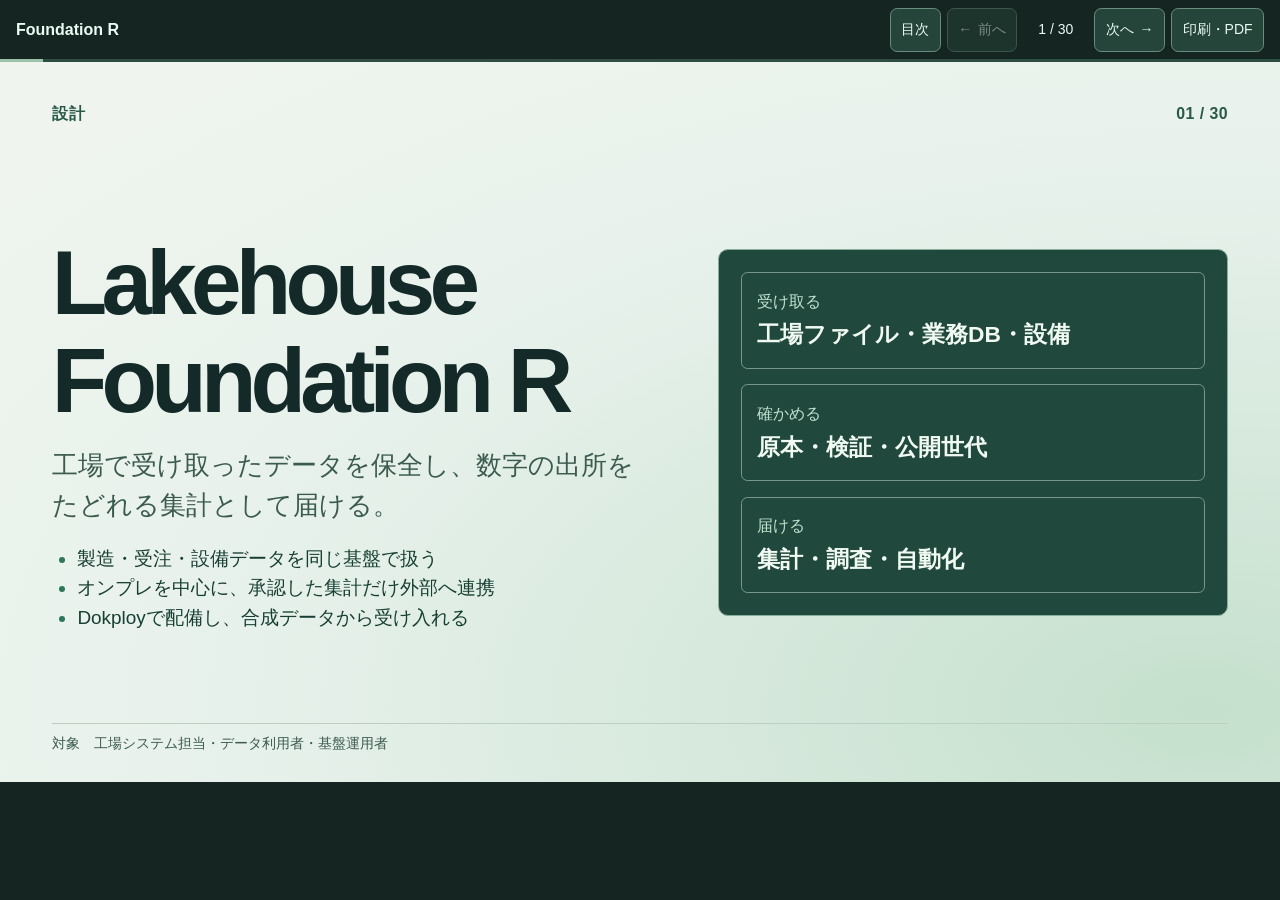
<file: docs/presentation/index.html>
<!doctype html>
<html lang="ja">
<head>
  <meta charset="utf-8">
  <meta name="viewport" content="width=device-width, initial-scale=1">
  <meta name="description" content="工場データの受入、保存、集計、閲覧、監視を導入するための30枚の説明資料。">
  <title>Lakehouse Foundation R｜導入と運用</title>
  <link rel="stylesheet" href="slides.css">
  <script src="slides.js" defer></script>
</head>
<body>
  <nav class="controls" aria-label="スライド操作" hidden>
    <a class="deck-name" href="#foundation-r">Foundation R</a>
    <div class="paging">
      <button id="outline-toggle" type="button" aria-haspopup="dialog">目次</button>
      <button id="previous" type="button" aria-label="前のスライド"><span aria-hidden="true">←</span><span>前へ</span></button>
      <span id="position" class="position" aria-hidden="true"></span>
      <button id="next" type="button" aria-label="次のスライド"><span>次へ</span><span aria-hidden="true">→</span></button>
      <button id="print" type="button">印刷・PDF</button>
    </div>
    <progress id="progress" aria-label="スライドの進み具合" max="30" value="1"></progress>
    <span id="announcer" class="sr-only" role="status"></span>
  </nav>

  <dialog id="outline" aria-labelledby="outline-title">
    <div class="outline-heading">
      <div>
        <h2 id="outline-title">目次</h2>
        <p>左右キーで移動。Home・Endで最初と最後へ。</p>
      </div>
      <form method="dialog"><button type="submit">閉じる</button></form>
    </div>
    <nav id="outline-links" aria-label="スライド一覧"></nav>
  </dialog>

  <!-- 確認や印刷はJavaScriptが使えない環境でも行えるよう、全スライドをHTMLに置く。 -->
  <main id="deck" aria-label="Lakehouse Foundation R 導入と運用">
    <section id="foundation-r" class="slide cover" aria-labelledby="title-foundation-r" data-chapter="設計">
      <header class="slide-header"><span>設計</span><span class="folio">01 / 30</span></header>
      <div class="slide-body cover-grid">
        <div>
          <h1 id="title-foundation-r">Lakehouse<br>Foundation R</h1>
          <p class="lead">工場で受け取ったデータを保全し、数字の出所をたどれる集計として届ける。</p>
          <ul class="cover-topics">
            <li>製造・受注・設備データを同じ基盤で扱う</li>
            <li>オンプレを中心に、承認した集計だけ外部へ連携</li>
            <li>Dokployで配備し、合成データから受け入れる</li>
          </ul>
        </div>
        <div class="cover-map" aria-label="取り込み、保全と変換、利用">
          <div><span>受け取る</span><strong>工場ファイル・業務DB・設備</strong></div>
          <div><span>確かめる</span><strong>原本・検証・公開世代</strong></div>
          <div><span>届ける</span><strong>集計・調査・自動化</strong></div>
        </div>
      </div>
      <footer class="slide-foot"><span>対象　工場システム担当・データ利用者・基盤運用者</span></footer>
    </section>

    <section id="responsibilities" class="slide" aria-labelledby="title-responsibilities" data-chapter="設計">
      <header class="slide-header"><span>設計</span><span class="folio">02 / 30</span></header>
      <h2 id="title-responsibilities">工場・業務・運用の責務を分ける</h2>
      <p class="lead">誰が値を決め、誰が運び、誰が公開を保証するかを先に決める。</p>
      <div class="slide-body cards three">
        <article><h3>工場システム担当</h3><p>元システムから安全に取り出し、列定義や完了印を付けて渡す。PLCや基幹DBとの接続権限は入力側で管理する。</p></article>
        <article><h3>業務担当</h3><p>工場日次、受注、設備品質などの定義を決める。欠測や遅延、取消の意味も業務ごとの契約に残す。</p></article>
        <article><h3>基盤運用者</h3><p>原本、検証結果、公開世代を保全する。失敗箇所を絞り、同じ入力を安全に再実行できる状態にする。</p></article>
      </div>
      <div class="note">DDDの業務境界を契約で表し、UNIXの考え方に沿って受入・検証・変換・公開を小さな処理に分ける。</div>
      <footer class="slide-foot"><a href="https://github.com/hiromura16/lakehouse-foundation-R/blob/main/docs/native/DESIGN.md">設計思想と適用範囲</a></footer>
    </section>

    <section id="architecture" class="slide" aria-labelledby="title-architecture" data-chapter="設計">
      <header class="slide-header"><span>設計</span><span class="folio">03 / 30</span></header>
      <h2 id="title-architecture">オンプレを中心に役割を接続する</h2>
      <p class="lead">保存・カタログ・計算・利用を別々に変更できる構成。</p>
      <div class="slide-body figure-layout wide-figure">
        <figure>
          <a href="../native/images/foundation-r-structure.png"><img src="../native/images/foundation-r-structure.png" width="2400" height="1350" alt="工場の入力、内製レイクハウス、運用と調査、外部連携を領域別に示す全体構造図"></a>
          <figcaption>PowerPoint収録の全体構造図。画像を開くと2400×1350で確認できます。</figcaption>
        </figure>
        <dl class="definition-list">
          <div><dt>入力</dt><dd>ファイル、SQLバッチ、任意の外部Kafka CDC</dd></div>
          <div><dt>計算と保存</dt><dd>DuckDBのSQL、PyIceberg、Lakekeeper、SeaweedFS</dd></div>
          <div><dt>利用</dt><dd>Gold読取、業務GUI、定型処理、承認済み外部連携</dd></div>
          <div><dt>監視</dt><dd>計測と表示を分け、書込系ネットワークを隔離</dd></div>
        </dl>
      </div>
      <footer class="slide-foot"><a href="https://github.com/hiromura16/lakehouse-foundation-R/blob/main/docs/native/ARCHITECTURE.md">アーキテクチャと構成要素</a></footer>
    </section>

    <section id="data-layers" class="slide" aria-labelledby="title-data-layers" data-chapter="設計">
      <header class="slide-header"><span>設計</span><span class="folio">04 / 30</span></header>
      <h2 id="title-data-layers">原本から公開集計までを追跡する</h2>
      <p class="lead">Medallionの各層で、保存した事実と業務上の判断を記録する。</p>
      <div class="slide-body">
        <ol class="flow">
          <li><h3>Raw</h3><p>ハッシュを照合し、元ファイルを保全。</p><small>再取込と監査の根拠</small></li>
          <li><h3>Bronze</h3><p>配送や入力台帳に紐づけ、読める形に揃える。</p><small>由来と処理の記録</small></li>
          <li><h3>Silver</h3><p>型、業務キー、重複、最新版を検査。</p><small>再利用できる業務表</small></li>
          <li><h3>Gold</h3><p>目的別の集計を作り、表の版を公開台帳へ。</p><small>利用者へ渡す結果</small></li>
        </ol>
        <div class="note">受入拒否は原本と理由、業務上の異常行はQuarantineに記録。変換が止まった場合も直前の公開世代を参照できる。</div>
      </div>
      <footer class="slide-foot"><a href="https://github.com/hiromura16/lakehouse-foundation-R/blob/main/docs/native/ARCHITECTURE.md">データレイヤーと公開境界</a></footer>
    </section>

    <section id="data-contracts" class="slide" aria-labelledby="title-data-contracts" data-chapter="設計">
      <header class="slide-header"><span>設計</span><span class="folio">05 / 30</span></header>
      <h2 id="title-data-contracts">業務の粒度を揃えてから結合する</h2>
      <p class="lead">列名のほか、キー・時刻・品質・重複・不成立時の扱いをデータ契約にする。</p>
      <div class="slide-body">
        <table class="data-table">
          <thead><tr><th scope="col">製品</th><th scope="col">集計の単位</th><th scope="col">実装する判断</th></tr></thead>
          <tbody>
            <tr><th scope="row">日次生産</th><td>工場 × 生産日</td><td>計画、実績、停止を同じ粒度にして結合し、数量の二重計上を防ぐ。</td></tr>
            <tr><th scope="row">受注と出荷</th><td>受注キー</td><td>分割出荷をまとめ、部分出荷、未出荷、約束日後の出荷を判定する。</td></tr>
            <tr><th scope="row">設備</th><td>設備 × 測定項目 × 1分</td><td>UTCに揃え、平均はGOODのみ。最新の測定点には品質も表示する。</td></tr>
          </tbody>
        </table>
        <div class="note">件数0は確認済みの結果。欠測や未公開は、それぞれ観測と公開の状態で表す。</div>
      </div>
      <footer class="slide-foot"><a href="https://github.com/hiromura16/lakehouse-foundation-R/blob/main/docs/native/API.md">データ製品と参照API</a></footer>
    </section>

    <section id="intake" class="slide" aria-labelledby="title-intake" data-chapter="データと調査">
      <header class="slide-header"><span>データと調査</span><span class="folio">06 / 30</span></header>
      <h2 id="title-intake">データ源に合う受け渡しを選ぶ</h2>
      <p class="lead">出せる形式から始め、変換を増やす前に原本と受領結果を残す。</p>
      <div class="slide-body cards two">
        <article><h3>工場ファイル・検査画像</h3><p>既存CSVやJSONLを完了印と受け取る。検査画像はハッシュと由来を保全し、画像解析は別工程で行う。</p></article>
        <article><h3>SQL Server・PostgreSQL</h3><p>読取専用の抽出で業務表を同じ時点に揃える。基盤との間をファイルや固定SQLバッチにすると再現しやすい。</p></article>
        <article><h3>自社システム・手元のツール</h3><p>配送ID、スキーマ、文字コード、完了印を決めて連携。差分の訂正理由を送り元の契約に明記する。</p></article>
        <article><h3>外部Kafka互換CDC</h3><p>上流のDebezium形式から変更と削除を受信。offsetと原本を照合し、再起動後も続きから処理する。</p></article>
      </div>
      <footer class="slide-foot"><a href="https://github.com/hiromura16/lakehouse-foundation-R/blob/main/docs/native/SOURCES.md">取込方法の選択と手順</a></footer>
    </section>

    <section id="telemetry" class="slide" aria-labelledby="title-telemetry" data-chapter="データと調査">
      <header class="slide-header"><span>データと調査</span><span class="folio">07 / 30</span></header>
      <h2 id="title-telemetry">設備の測定点と業務集計を使い分ける</h2>
      <p class="lead">時刻・品質・設備IDの契約を揃え、調査の時間幅に合わせて保存先を選ぶ。</p>
      <div class="slide-body">
        <ol class="flow three-flow">
          <li><h3>設備とゲートウェイ</h3><p>Modbus TCPやOPC UAからの読取を確認。MQTTはMosquitto、Telegraf、Kafka互換のNisshi、Vectorの経路を隔離試験で検証。</p></li>
          <li><h3>InfluxDB 3 Core</h3><p>測定点を時刻とタグで検索する追加ストア。ExplorerでSQLとチャートを試せる。</p></li>
          <li><h3>Icebergの設備製品</h3><p>検証した入力から1分集計と品質を公開。業務側のデータと同じ公開世代で参照する。</p></li>
        </ol>
        <div class="note">合成例ではGOODの測定点を平均に使い、最新点がBADなら値と判定をそのまま調査に残す。</div>
      </div>
      <footer class="slide-foot"><a href="https://github.com/hiromura16/lakehouse-foundation-R/blob/main/docs/native/TELEMETRY.md">設備テレメトリの試験</a></footer>
    </section>

    <section id="iceberg" class="slide" aria-labelledby="title-iceberg" data-chapter="データと調査">
      <header class="slide-header"><span>データと調査</span><span class="folio">08 / 30</span></header>
      <h2 id="title-iceberg">Icebergで公開時点の表を指定する</h2>
      <p class="lead">ファイルと表の版、業務製品の公開世代を結び付ける。</p>
      <div class="slide-body figure-layout">
        <dl class="definition-list">
          <div><dt>SeaweedFS</dt><dd>S3互換の保存先。原本やIcebergのデータ・メタデータを保管する。</dd></div>
          <div><dt>IcebergとPyIceberg</dt><dd>表のスナップショット、マニフェスト、データファイルの関係を管理する。</dd></div>
          <div><dt>LakekeeperとPostgreSQL</dt><dd>Rust製RESTカタログと永続状態。計算とは別に表を見つける。</dd></div>
          <div><dt>Foundation Rの公開台帳</dt><dd>業務製品の表ごとの版を束ねる。利用者は公開世代IDを指定して照合する。</dd></div>
        </dl>
        <figure>
          <a href="../native/images/iceberg-metadata.png"><img src="../native/images/iceberg-metadata.png" width="1248" height="1290" alt="Apache Iceberg公式図。カタログから表メタデータ、スナップショット、マニフェスト、データファイルへ参照が連なる"></a>
          <figcaption>© The Apache Software Foundation · <a href="../native/images/iceberg-LICENSE.txt">Apache License 2.0</a> · <a href="../native/images/iceberg-NOTICE.txt">NOTICE</a></figcaption>
        </figure>
      </div>
      <footer class="slide-foot"><a href="https://iceberg.apache.org/spec/#overview">Apache Iceberg仕様と図版の出典</a></footer>
    </section>

    <section id="data-browser" class="slide" aria-labelledby="title-data-browser" data-chapter="データと調査">
      <header class="slide-header"><span>データと調査</span><span class="folio">09 / 30</span></header>
      <h2 id="title-data-browser">業務画面から数字の出所を調べる</h2>
      <p class="lead">日次生産・出荷・設備から調べたい製品を選び、数値と公開時点を突き合わせる。</p>
      <div class="slide-body figure-layout">
        <ol class="steps">
          <li><h3>製品を選ぶ</h3><p>遅延出荷、工場の停止、設備の品質など、調査したい問いを決める。</p></li>
          <li><h3>対象を絞る</h3><p>集計の粒度、表示行、総件数を確認する。絞り込み結果と全件を把握する。</p></li>
          <li><h3>同じ公開時点で比較する</h3><p>公開世代と表の版を記録。追加例ではmarimoで分析を再現し、Rillで工場・期間別のKPIを探索できる。</p></li>
        </ol>
        <figure>
          <a href="../native/images/data-browser-demo.png"><img src="../native/images/data-browser-demo.png" width="1440" height="1370" alt="合成データの閲覧画面。業務製品を選ぶタブ、集計値、公開世代と結果表を表示"></a>
          <figcaption>Streamlit閲覧画面。合成工場データ。</figcaption>
        </figure>
      </div>
      <footer class="slide-foot"><a href="https://github.com/hiromura16/lakehouse-foundation-R/blob/main/docs/native/GUI.md">業務閲覧と参照権限</a></footer>
    </section>

    <section id="monitoring" class="slide" aria-labelledby="title-monitoring" data-chapter="データと調査">
      <header class="slide-header"><span>データと調査</span><span class="folio">10 / 30</span></header>
      <h2 id="title-monitoring">状態・履歴・処理遅延を調べる</h2>
      <p class="lead">接続先の応答と、公開ジョブの成否や経過時間を分けて見る。</p>
      <div class="slide-body figure-layout wide-figure">
        <figure>
          <a href="../native/images/runtime-demo.png"><img src="../native/images/runtime-demo.png" width="1600" height="1460" alt="合成環境のGrafana。サービスの応答状態、履歴、ジョブの成否と経過時間を表示"></a>
          <figcaption>Grafanaの設定ファイルから再現できる合成環境。</figcaption>
        </figure>
        <dl class="definition-list">
          <div><dt>Blackbox Exporter</dt><dd>HTTPまたはTCPの疎通を測る。</dd></div>
          <div><dt>Prometheus</dt><dd>疎通、ジョブ指標、ルールを収集する。</dd></div>
          <div><dt>Grafana</dt><dd>標準9、GUI付き11、運用ツール付き14、両方付き16の監視対象を表示。</dd></div>
          <div><dt>設定変更</dt><dd>対象YAMLとパネルJSONをGitで編集し、対象イメージを再ビルド。</dd></div>
        </dl>
      </div>
      <footer class="slide-foot"><a href="https://github.com/hiromura16/lakehouse-foundation-R/blob/main/docs/native/MONITORING.md">監視の設定ファイル</a></footer>
    </section>

    <section id="operations-tools" class="slide" aria-labelledby="title-operations-tools" data-chapter="連携と配備">
      <header class="slide-header"><span>連携と配備</span><span class="folio">11 / 30</span></header>
      <h2 id="title-operations-tools">調査と自動化の入口を揃える</h2>
      <p class="lead">運用ポータルで応答を確認し、作業に合うツールへ移動する。</p>
      <div class="slide-body figure-layout">
        <dl class="definition-list">
          <div><dt>n8n</dt><dd>定型通知やAPI連携。まず同梱の読取ヘルス確認を手動で試す。</dd></div>
          <div><dt>OpenObserve</dt><dd>Rust製の調査基盤。転送した状態指標をPromQLで探し、グラフも設定できる。</dd></div>
          <div><dt>InfluxDB 3・Explorer</dt><dd>測定点を時間で絞り、SQLとチャートで原因を探る。</dd></div>
          <div><dt>通信の分離</dt><dd>n8nからは固定の読取ゲートへ。S3、カタログDB、Blackboxへ直接接続させない。</dd></div>
        </dl>
        <figure>
          <a href="../native/images/operations-portal.png"><img src="../native/images/operations-portal.png" width="1320" height="1031" alt="合成環境の運用ポータル。監視、調査、自動化、時系列検索への入口を表示"></a>
          <figcaption>合成環境の運用ポータル。</figcaption>
        </figure>
      </div>
      <footer class="slide-foot"><a href="https://github.com/hiromura16/lakehouse-foundation-R/blob/main/docs/native/TOOLS.md">運用ツールの導入と設定</a></footer>
    </section>

    <section id="ai-access" class="slide" aria-labelledby="title-ai-access" data-chapter="連携と配備">
      <header class="slide-header"><span>連携と配備</span><span class="folio">12 / 30</span></header>
      <h2 id="title-ai-access">AIの回答に表の版を添える</h2>
      <p class="lead">LLMへの質問を、対象製品と公開時点が明確な読取操作に分ける。</p>
      <div class="slide-body">
        <ol class="flow three-flow">
          <li><h3>問いを絞る</h3><p>「合成工場の日次生産の実績を比較」といった目的を選ぶ。</p></li>
          <li><h3>固定の読取を実行</h3><p>LangChainのツール、ローカルstdio MCP、またはOpenAPIの定義を利用。データセットと行数を制限する。</p></li>
          <li><h3>回答を再現できる形に</h3><p>表名、表の版、公開世代を答えに添える。続けて読む表も同じ世代を指定する。</p></li>
        </ol>
        <div class="note">自由SQLや書込トークンは読取ツールに渡さない。モデル、トレーシング、外部送信は利用する環境で明示的に設定する。</div>
      </div>
      <footer class="slide-foot"><a href="https://github.com/hiromura16/lakehouse-foundation-R/blob/main/docs/native/API.md">OpenAPI、LangChain、ローカルMCP</a></footer>
    </section>

    <section id="dokploy" class="slide" aria-labelledby="title-dokploy" data-chapter="連携と配備">
      <header class="slide-header"><span>連携と配備</span><span class="folio">13 / 30</span></header>
      <h2 id="title-dokploy">Dokployから標準構成を配備する</h2>
      <p class="lead">会社VMで通信とファイルの配置を確認し、DokployがComposeを取得して起動する。</p>
      <div class="slide-body">
        <ol class="flow four-flow">
          <li><h3>VMを準備</h3><p>Git HTTPSとCAを確認。一般ユーザーでlandingと非公開設定を生成する。</p></li>
          <li><h3>Composeを登録</h3><p>DokployでGitを指定し、環境とビルド用の非公開ファイルを設定。</p></li>
          <li><h3>Deployを実行</h3><p>コンテナとログを確認。常駐9サービス、DB移行は終了0。</p></li>
          <li><h3>合成データで受入</h3><p>原本、受入状態、公開世代、Goldの行数を照合。同じ入力で再実行する。</p></li>
        </ol>
        <div class="note">GUI・運用ツールは標準が通ってから同じプロジェクトに追加。Dockerのサブネット容量と認証付きの画面導線を確認する。</div>
      </div>
      <footer class="slide-foot"><a href="https://github.com/hiromura16/lakehouse-foundation-R/blob/main/docs/native/START.md">Dokployの初回導入</a><a href="https://docs.dokploy.com/docs/core/docker-compose">DokployのCompose仕様</a></footer>
    </section>

    <section id="proxy" class="slide" aria-labelledby="title-proxy" data-chapter="連携と配備">
      <header class="slide-header"><span>連携と配備</span><span class="folio">14 / 30</span></header>
      <h2 id="title-proxy">プロキシの障害を4つの経路に分ける</h2>
      <p class="lead">Gitが取得できても、イメージやPythonパッケージの取得に別設定が必要になる。</p>
      <div class="slide-body">
        <table class="data-table">
          <thead><tr><th scope="col">経路</th><th scope="col">まず確認すること</th><th scope="col">確認結果</th></tr></thead>
          <tbody>
            <tr><th scope="row">作業端末・Git</th><td>会社プロキシ、OSの信頼CA</td><td><code>git ls-remote</code> が公開mainの参照を返す。</td></tr>
            <tr><th scope="row">Docker daemon</th><td>レジストリ許可リスト、daemonのCA</td><td>固定ダイジェストのベースを取得できる。</td></tr>
            <tr><th scope="row">BuildKit</th><td>ビルド用CA、パッケージ索引、必要な認証</td><td>BuildKit secretで限定的に渡し、lockのハッシュを照合する。</td></tr>
            <tr><th scope="row">実行コンテナ</th><td>外向きHTTP、内部DNS、<code>NO_PROXY</code></td><td>内部サービスと必要な外部宛先の応答を別々に確認。</td></tr>
          </tbody>
        </table>
        <div class="note">CAを更新する場合は設定とハッシュを揃えて再ビルド。認証情報は非公開ファイルに置き、画面やログへ出さない。</div>
      </div>
      <footer class="slide-foot"><a href="https://github.com/hiromura16/lakehouse-foundation-R/blob/main/docs/native/COMPANY.md">企業プロキシ、CA、Dockerミラー</a></footer>
    </section>

    <section id="cloudflare" class="slide" aria-labelledby="title-cloudflare" data-chapter="連携と配備">
      <header class="slide-header"><span>連携と配備</span><span class="folio">15 / 30</span></header>
      <h2 id="title-cloudflare">承認済みの集計だけを外部へ届ける</h2>
      <p class="lead">Cloudflareは任意の出口。取込、処理、Iceberg公開は工場側で完結する。</p>
      <div class="slide-body">
        <div class="network-diagram" aria-label="外部読取とオンプレ処理の接続">
          <section><h3>オンプレのデータ基盤</h3><p>取込 → SQL → 公開世代</p><small>S3・カタログDB・Writerは内部に保持</small></section>
          <section><h3>公開ゲート</h3><p>Reader → 承認済みの表・世代・列</p><small>行数上限とCloudflare Accessの署名を確認</small></section>
          <section><h3>Cloudflare</h3><p>Tunnel＋Access → 外部の認証済み利用者</p><small>R2への承認済み成果物保全は別手順</small></section>
        </div>
        <div class="note">トンネルが停止してもオンプレの取込と集計を継続。復旧後に承認した世代と列を照合する。</div>
      </div>
      <footer class="slide-foot"><a href="https://github.com/hiromura16/lakehouse-foundation-R/blob/main/docs/native/CLOUDFLARE.md">Access、Tunnel、R2の境界</a></footer>
    </section>

    <section id="compute" class="slide" aria-labelledby="title-compute" data-chapter="評価と運用">
      <header class="slide-header"><span>評価と運用</span><span class="folio">16 / 30</span></header>
      <h2 id="title-compute">Sparkが担う処理を用途別に選ぶ</h2>
      <p class="lead">標準の業務SQLは単一VMで実行。実行量や互換性が必要になったら同じデータで評価する。</p>
      <div class="slide-body cards two">
        <article><h3>DuckDB ＋ PyIceberg</h3><p>採用。DuckDBは組込みの列指向SQL実行エンジン。PyIcebergが外部の表と版を管理し、別のSQLサーバーを増やさず始められる。</p></article>
        <article><h3>DataFusion</h3><p>評価。RustとArrowのSQLエンジン。同じParquet、SQL、結果のハッシュでDuckDBと比較する。運用の採否はデータ量と事業の制約で決める。</p></article>
        <article><h3>SailとBallista</h3><p>別評価。SailはSpark Connectクライアントから、Ballistaは分散タスクの登録と実行を隔離環境で確認。</p></article>
        <article><h3>Spark ＋ Comet</h3><p>既存Sparkの高速化を測る評価構成。CometはSparkの実行環境を前提とし、標準のJVMなし構成から分けて扱う。</p></article>
      </div>
      <footer class="slide-foot"><a href="https://github.com/hiromura16/lakehouse-foundation-R/blob/main/docs/native/EVALUATION.md">同じ入力を使った計算・分散実行の評価</a><a href="https://duckdb.org/why_duckdb">DuckDBの設計</a></footer>
    </section>

    <section id="alternatives" class="slide" aria-labelledby="title-alternatives" data-chapter="評価と運用">
      <header class="slide-header"><span>評価と運用</span><span class="folio">17 / 30</span></header>
      <h2 id="title-alternatives">置き換え候補は役割ごとに検証する</h2>
      <p class="lead">実データを導入する前に、Rust製の候補も互換性と復元を確認する。</p>
      <div class="slide-body">
        <table class="data-table">
          <thead><tr><th scope="col">役割</th><th scope="col">導入・追加構成</th><th scope="col">隔離評価で確認した候補</th></tr></thead>
          <tbody>
            <tr><th scope="row">S3互換保存</th><td>SeaweedFS</td><td>RustFS。認証、条件付き書込、公開後の再起動と照合。</td></tr>
            <tr><th scope="row">変更イベント</th><td>外部Kafka互換CDC</td><td>RisingWave。Debezium形式の訂正と削除から現在値を構成。</td></tr>
            <tr><th scope="row">時系列検索</th><td>InfluxDB 3 CoreとExplorer</td><td>GreptimeDB。合成3測定点へのSQLと最新値を照合。</td></tr>
            <tr><th scope="row">運用メトリクス閲覧</th><td>Grafana</td><td>追加のOpenObserveでPromQL検索とダッシュボードを確認。</td></tr>
          </tbody>
        </table>
        <div class="note">検証では対象、固定版、成功条件、未確認範囲を記録し、既存構成の切替は導入先の復旧試験を含めて判断する。</div>
      </div>
      <footer class="slide-foot"><a href="https://github.com/hiromura16/lakehouse-foundation-R/blob/main/docs/native/EVALUATION.md">評価構成と再現手順</a></footer>
    </section>

    <section id="acceptance" class="slide" aria-labelledby="title-acceptance" data-chapter="評価と運用">
      <header class="slide-header"><span>評価と運用</span><span class="folio">18 / 30</span></header>
      <h2 id="title-acceptance">合成データの期待値と受入結果を照合する</h2>
      <p class="lead">入力、処理、公開結果、再実行を同じ記録に残す。</p>
      <div class="slide-body">
        <div class="metrics">
          <div><strong>6<span>ファイル</span></strong><p>合成の業務入力を初回受入</p></div>
          <div><strong>14<span>文</span></strong><p>業務SQLを実行</p></div>
          <div><strong>14<span>行</span></strong><p>日次生産のGoldへ公開</p></div>
        </div>
        <div class="cards two evidence-cards">
          <article><h3>同じ入力を再実行</h3><p>新規0で公開世代は変わらない。11項目の業務検証では、重複抑止や遅延到着の帰属も照合する。</p></article>
          <article><h3>失敗と復旧を確認</h3><p>型不正、入出力の隔離、CDC再起動、RawとGoldの復元を別の受入として記録する。</p></article>
        </div>
      </div>
      <footer class="slide-foot"><a href="https://github.com/hiromura16/lakehouse-foundation-R/blob/main/docs/native/ACCEPTANCE.md">試験データ・成功条件・記録項目</a></footer>
    </section>

    <section id="first-day" class="slide" aria-labelledby="title-first-day" data-chapter="評価と運用">
      <header class="slide-header"><span>評価と運用</span><span class="folio">19 / 30</span></header>
      <h2 id="title-first-day">初日の合格条件と復旧点を決める</h2>
      <p class="lead">会社VMでは実際のプロキシ、接続元、保存先で順に受け入れる。</p>
      <div class="slide-body cards three">
        <article><h3>開始前</h3><p>Gitとビルドの到達性、VM容量、秘密の保管先、バックアップ先と担当を決める。</p></article>
        <article><h3>起動と取込</h3><p>Dokployから配備。合成入力の原本、ジョブ結果、公開世代、集計の行数を残す。認証と監視も確認する。</p></article>
        <article><h3>復旧確認</h3><p>処理を止め、カタログDBとS3を同じ時点で保全。隔離環境で世代、行数、原本ハッシュを照合してから実データへ。</p></article>
      </div>
      <div class="note">処理に失敗したら公開を急がず、前回の成功世代と障害範囲を確認する。復旧後に原因・再実行の結果を記録する。</div>
      <footer class="slide-foot"><a href="https://github.com/hiromura16/lakehouse-foundation-R/blob/main/docs/native/OPERATIONS.md">運用、バックアップ、復旧</a><a href="https://github.com/hiromura16/lakehouse-foundation-R/blob/main/docs/native/ACCEPTANCE.md">初回の受入順</a></footer>
    </section>

    <section id="component-guide" class="slide" aria-labelledby="title-component-guide" data-chapter="評価と運用">
      <header class="slide-header"><span>評価と運用</span><span class="folio">20 / 30</span></header>
      <h2 id="title-component-guide">構成要素と資料を作業から探す</h2>
      <p class="lead">変更する場所を絞り、必要になった構成から手を付ける。</p>
      <div class="slide-body">
        <table class="data-table component-table">
          <thead><tr><th scope="col">作業</th><th scope="col">主なコンポーネント</th><th scope="col">参照先</th></tr></thead>
          <tbody>
            <tr><th scope="row">配備と通信</th><td>Dokploy、Docker Compose、BuildKit、Cloudflare Tunnel・Access</td><td><a href="#dokploy">配備</a> · <a href="#proxy">企業プロキシ</a></td></tr>
            <tr><th scope="row">原本保全と変換</th><td>Python / SQL、DuckDB、SeaweedFS、PyIceberg、Lakekeeper、PostgreSQL</td><td><a href="#data-layers">原本と集計</a> · <a href="#iceberg">公開世代</a></td></tr>
            <tr><th scope="row">業務閲覧とAI</th><td>Gold読取API、Streamlit、LangChain Core、MCP</td><td><a href="#data-browser">業務画面</a> · <a href="#ai-access">AIと読取</a></td></tr>
            <tr><th scope="row">運用・調査と自動化</th><td>Blackbox、Prometheus、Grafana、OpenObserve、n8n、InfluxDB 3、Explorer</td><td><a href="#monitoring">監視</a> · <a href="#operations-tools">運用ツール</a></td></tr>
            <tr><th scope="row">比較と拡張</th><td>DataFusion、RustFS、RisingWave、GreptimeDB、Sail、Ballista、Comet</td><td><a href="#compute">計算</a> · <a href="#alternatives">選択肢</a></td></tr>
          </tbody>
        </table>
      </div>
      <footer class="slide-foot"><a href="#vm-preflight">技術付録へ</a><a href="https://github.com/hiromura16/lakehouse-foundation-R/blob/main/docs/native/PRESENTATION.md">PowerPoint・PDF・構成図</a><a href="https://github.com/hiromura16/lakehouse-foundation-R/blob/main/docs/DOCUMENTATION-MANIFEST.md">担当ごとの資料一覧</a></footer>
    </section>

    <section id="vm-preflight" class="slide" aria-labelledby="title-vm-preflight" data-chapter="技術付録">
      <header class="slide-header"><span>技術付録</span><span class="folio">21 / 30</span></header>
      <h2 id="title-vm-preflight">会社VMでDeploy前に容量と経路を確認する</h2>
      <p class="lead">Dokployと同じ設定で診断する。必要なDockerブリッジの数は構成によって変わる。</p>
      <div class="slide-body">
        <div class="metrics" aria-label="プロジェクトごとに必要なIPv4ブリッジ">
          <div><strong>6<span>本</span></strong><p>標準構成</p></div>
          <div><strong>7<span>本</span></strong><p>標準＋閲覧GUI</p></div>
          <div><strong>10<span>本</span></strong><p>標準＋閲覧GUI＋運用ツール</p></div>
        </div>
        <div class="cards two evidence-cards">
          <article><h3>配置するVMで診断</h3><p>同じApp Name・環境ファイル・Compose順で <code>scripts/preflight.py</code> を実行。Docker接続、ファイル参照、IPv4の空きを読み取り、秘密値やCIDRを伏せて報告する。</p></article>
          <article><h3>固定IPAMの割当を計画</h3><p>空きが足りない場合は管理者と、既存Dockerネットワーク、VM経路、会社VPNと重複しない範囲を確認する。警告はDeploy前に見直す。</p></article>
        </div>
      </div>
      <footer class="slide-foot"><a href="https://github.com/hiromura16/lakehouse-foundation-R/blob/main/docs/native/COMPANY.md#初回deployの前に配備先vmを診断する">会社VMでの実行手順</a><a href="https://github.com/hiromura16/lakehouse-foundation-R/commit/1790f50">診断コマンドの実装と検証</a></footer>
    </section>

    <section id="sql-snapshots" class="slide" aria-labelledby="title-sql-snapshots" data-chapter="技術付録">
      <header class="slide-header"><span>技術付録</span><span class="folio">22 / 30</span></header>
      <h2 id="title-sql-snapshots">SQLの同一時点読取と公開世代を守る</h2>
      <p class="lead">対象6表を同じ観測で取得し、内容IDと観測時刻を記録する。</p>
      <div class="slide-body">
        <div class="cards three">
          <article><h3>SQL Server</h3><p><code>SNAPSHOT</code> トランザクションで、読取中に別接続が2表を更新しても同じ時点の6表を取得。未対応時は出力せず終了。</p></article>
          <article><h3>PostgreSQL</h3><p>証明書を検査したTLSと <code>REPEATABLE READ READ ONLY</code> で取得。実Icebergへの公開と同一観測の再送を確認。</p></article>
          <article><h3>SQLite</h3><p>内製アプリの閉じた単体バックアップを読取専用で取得。原本と同じ内容を再観測しても時刻は区別する。</p></article>
        </div>
        <ol class="proof-track" aria-label="SQLiteの3公開世代">
          <li><strong>観測1 · A</strong><span>良品8／出荷3</span></li>
          <li><strong>観測2 · B</strong><span>良品9／出荷0</span></li>
          <li><strong>観測3 · A</strong><span>良品8／出荷3、内容IDを再利用</span></li>
        </ol>
        <div class="note">SQLiteの3公開世代は指定して読み直せる。同じ観測の再送は確定済みの結果を維持する。</div>
      </div>
      <footer class="slide-foot"><a href="https://github.com/hiromura16/lakehouse-foundation-R/actions/runs/45450984256">SQL Serverの受入</a><a href="https://github.com/hiromura16/lakehouse-foundation-R/actions/runs/45456509749">PostgreSQLの受入</a><a href="https://github.com/hiromura16/lakehouse-foundation-R/actions/runs/45454433487">SQLiteの受入</a></footer>
    </section>

    <section id="industrial-proofs" class="slide" aria-labelledby="title-industrial-proofs" data-chapter="技術付録">
      <header class="slide-header"><span>技術付録</span><span class="folio">23 / 30</span></header>
      <h2 id="title-industrial-proofs">設備の停止復帰で全計測点を照合する</h2>
      <p class="lead">40台の合成設備からMQTTで送り、Vector停止中の500点をブローカーから復帰させる。</p>
      <div class="slide-body">
        <table class="data-table broker-table">
          <thead><tr><th scope="col">Bakuの隔離試験</th><th scope="col">Redpanda</th><th scope="col">Nisshi</th></tr></thead>
          <tbody>
            <tr><th scope="row">平常9,500点の送信・照合</th><td>1,025.9秒</td><td>1,015.9秒</td></tr>
            <tr><th scope="row">500点の復帰</th><td>50.0秒</td><td>49.9秒</td></tr>
            <tr><th scope="row">一致した全行</th><td>10,001件</td><td>10,001件</td></tr>
          </tbody>
        </table>
        <div class="cards two evidence-cards">
          <article><h3>全値を再読取</h3><p>50点を再送し、初出1点を加えて照合。各ブローカーを1回測定し、時刻・設備ID・値の一致を確認した。</p></article>
          <article><h3>GitHub Actionsの6ケース</h3><p>MQTTとOPC UAを両ブローカーで検証し、Modbus TCPと仮想シリアルRTUも確認。CIのMQTTは各1,001件。</p></article>
        </div>
      </div>
      <footer class="slide-foot"><a href="https://github.com/hiromura16/lakehouse-foundation-R/blob/main/docs/native/TELEMETRY.md#mqttの連続送信停止復帰を測る">隔離計測と条件</a><a href="https://github.com/hiromura16/lakehouse-foundation-R/actions/runs/45451288935">6ケースのCI</a></footer>
    </section>

    <section id="engine-parity" class="slide" aria-labelledby="title-engine-parity" data-chapter="技術付録">
      <header class="slide-header"><span>技術付録</span><span class="folio">24 / 30</span></header>
      <h2 id="title-engine-parity">20表の再計算と削除後の読取を試す</h2>
      <p class="lead">計算を置き換える調査では、表の版・型・現在値まで読戻す。</p>
      <div class="slide-body cards two">
        <article class="proof-card">
          <h3>DuckDBとDataFusionの業務計算</h3>
          <p><strong>Bronze 6 ＋ Silver 6 ＋ Quarantine 6 ＋ Gold 2</strong></p>
          <p>同じBronzeのIceberg V2を固定し、派生表を別々のwarehouseへ保存。行・型・フィールドIDを照合した。時刻境界や異常値、空入力も試験。</p>
        </article>
        <article class="proof-card">
          <h3>RisingWaveのIceberg V2削除</h3>
          <p><strong>位置削除</strong>　無分割の表をPyIcebergとDuckDBで読戻し、更新・削除とカタログ復旧後の行が一致。</p>
          <p><strong>等価削除</strong>　<code>bucket[4]</code> 付き表はDuckDBで読戻し。採用版のPyIcebergではこの削除を読めない。</p>
        </article>
      </div>
      <div class="note">RisingWaveを追加する場合は、テーブル分割、削除形式、利用側の読取エンジンを組で受け入れる。</div>
      <footer class="slide-foot"><a href="https://github.com/hiromura16/lakehouse-foundation-R/actions/runs/45452449021">業務SQL 20表の照合</a><a href="https://github.com/hiromura16/lakehouse-foundation-R/actions/runs/45451420694">RisingWaveの削除・復旧検証</a></footer>
    </section>

    <section id="storage-proofs" class="slide" aria-labelledby="title-storage-proofs" data-chapter="技術付録">
      <header class="slide-header"><span>技術付録</span><span class="folio">25 / 30</span></header>
      <h2 id="title-storage-proofs">物理復元と256 MiB原本を照合する</h2>
      <p class="lead">物理バックアップの復元と大容量原本の再起動耐性を、各試験条件で確かめる。</p>
      <div class="slide-body">
        <div class="cards two">
          <article class="proof-card"><h3>PostgreSQLとSeaweedFSの物理復元</h3><p>停止した同じ時点の保全物を、新しい隔離Volumeへ戻す。Raw 6件のSHA-256、日次生産14行・受注20行、表UUIDと公開世代が一致。</p></article>
          <article class="proof-card"><h3>RustFSで上限ちょうど256 MiB</h3><p>同じVolumeで再起動し、全バイトを1 MiBずつ読みSHA-256を再計算。再送しても原本やIceberg台帳のスナップショットは増えない。</p></article>
        </div>
        <div class="note"><strong>固定公開世代のS3監査</strong>　ローカル合成試験でIceberg参照先85件の存在と、記録済みのサイズを確認。欠落、サイズ不一致、復旧、監査上限も照合した。</div>
      </div>
      <footer class="slide-foot"><a href="https://github.com/hiromura16/lakehouse-foundation-R/actions/runs/45454248043">物理復元のCI</a><a href="https://github.com/hiromura16/lakehouse-foundation-R/actions/runs/45454247843">RustFS原本のCI</a><a href="https://github.com/hiromura16/lakehouse-foundation-R/commit/8bb5eda">S3監査の実装と検証</a></footer>
    </section>

    <section id="read-export-boundaries" class="slide" aria-labelledby="title-read-export-boundaries" data-chapter="技術付録">
      <header class="slide-header"><span>技術付録</span><span class="folio">26 / 30</span></header>
      <h2 id="title-read-export-boundaries">Gold読取と外部搬出の境界を確かめる</h2>
      <p class="lead">混雑時の応答を決め、外部搬出は承認した世代だけ確定する。</p>
      <div class="slide-body">
        <div class="cards two">
          <article class="proof-card"><h3>Goldの読取枠は既定で同時2件</h3><p>標準・SQL・CDCで枠を共有。満杯時は <code>503 GOLD_BUSY</code> と <code>Retry-After: 2</code>。絞り込み後の走査上限は10万行・Arrow 64 MiB。</p></article>
          <article class="proof-card"><h3>R2の署名付き再送</h3><p>合成HTTPSへ実SDKで送信。不正な承認では通信0件。503や応答断から再開し、412またはバケットロックの特定409では既存内容を照合。</p></article>
        </div>
        <ol class="proof-track" aria-label="承認したR2搬出の確定順序">
          <li><strong>承認と検査</strong><span>分類・サイズ・SHA-256</span></li>
          <li><strong>成果物を作成</strong><span>条件付きPUT、競合時に読戻し</span></li>
          <li><strong>manifestを最後に確定</strong><span>利用者は確定済み世代を開く</span></li>
        </ol>
        <div class="note">R2は合成HTTPSでの受入。実テナントでは専用権限と会社のTLS経路を合成データで確認する。</div>
      </div>
      <footer class="slide-foot"><a href="https://github.com/hiromura16/lakehouse-foundation-R/blob/main/docs/native/API.md">Gold APIの上限と再試行</a><a href="https://github.com/hiromura16/lakehouse-foundation-R/actions/runs/45455388775">Goldの読取枠のCI</a><a href="https://github.com/hiromura16/lakehouse-foundation-R/actions/runs/45452749505">署名付きR2搬出のCI</a></footer>
    </section>

    <section id="two-gib-archives" class="slide" aria-labelledby="title-two-gib" data-chapter="技術付録">
      <header class="slide-header"><span>技術付録</span><span class="folio">27 / 30</span></header>
      <h2 id="title-two-gib">2 GiBの検査原本を保全する</h2>
      <p class="lead">完了印と全体SHA-256を照合し、S3側でもパートごとの整合性を確認する。</p>
      <div class="slide-body">
        <table class="data-table broker-table">
          <thead><tr><th scope="col">同じ合成原本での単発試験</th><th scope="col">SeaweedFS 4.53</th><th scope="col">RustFS 1.0.6</th></tr></thead>
          <tbody>
            <tr><th scope="row">初回の保全と台帳記録</th><td>31.6秒</td><td>54.4秒</td></tr>
            <tr><th scope="row">全2 GiBを再読取してSHA照合</th><td>7.6秒</td><td>5.4秒</td></tr>
            <tr><th scope="row">再起動後、同じ完了印で再送</th><td>4.9秒 · 台帳更新0</td><td>3.9秒 · 台帳更新0</td></tr>
          </tbody>
        </table>
        <div class="cards two evidence-cards">
          <article><h3>16 MiB × 128パート</h3><p>上限を2048 MiBにした隔離環境で実測。既定は256 MiBで、単一の条件付きPUTを使う。</p></article>
          <article><h3>保存してから台帳を確定</h3><p>サイズとS3の複合SHA-256をHEADで検査。再起動後も、原本と台帳の世代が一致した。</p></article>
        </div>
      </div>
      <footer class="slide-foot"><a href="https://github.com/hiromura16/lakehouse-foundation-R/blob/main/docs/native/EVALUATION.md#2-gibの検査原本を両s3保存先で照合する">実測条件</a><a href="https://github.com/hiromura16/lakehouse-foundation-R/actions/runs/45463291877">両S3の257 MiB受入</a></footer>
    </section>

    <section id="factory-shifts" class="slide" aria-labelledby="title-factory-shifts" data-chapter="技術付録">
      <header class="slide-header"><span>技術付録</span><span class="folio">28 / 30</span></header>
      <h2 id="title-factory-shifts">夜勤の停止時間を現地の境界で照合する</h2>
      <p class="lead">工場の暦を指定し、同じIceberg公開世代の指図・生産実績・停止を読む。</p>
      <div class="slide-body">
        <ol class="proof-track" aria-label="現地工場の夜勤、切替境界、次の日勤">
          <li><strong>1月5日の夜勤</strong><span>延べ30分／重複除外20分</span></li>
          <li><strong>1月6日 06:00 JST</strong><span>実績イベントは日勤へ</span></li>
          <li><strong>1月6日の日勤</strong><span>延べ30分／重複除外20分</span></li>
        </ol>
        <div class="cards two evidence-cards">
          <article><h3>2件の停止報告を境界で分割</h3><p>先行報告は切替の前後20分ずつ、もう一件は前後10分ずつ。延べ時間と重複を除いた時間を別に記録する。</p></article>
          <article><h3>同じ計算を再現できる</h3><p>公開世代、SilverのID、暦のハッシュ、UTC境界を出力。夏時間の重複は明示し、観測なしと数量0を区別する。</p></article>
        </div>
        <div class="note">停止は報告区間から算出する。設備別の停止率やシフトの計画量には追加の入力契約が必要。</div>
      </div>
      <footer class="slide-foot"><a href="https://github.com/hiromura16/lakehouse-foundation-R/blob/main/docs/native/SHIFT-REPORT.md">シフト暦と再現手順</a><a href="https://docs.python.org/3/library/zoneinfo.html">IANAの現地時刻</a></footer>
    </section>

    <section id="postgres-cutover" class="slide" aria-labelledby="title-postgres-cutover" data-chapter="技術付録">
      <header class="slide-header"><span>技術付録</span><span class="folio">29 / 30</span></header>
      <h2 id="title-postgres-cutover">元DBを保全したまま18.7へ切り替える</h2>
      <p class="lead">合成データの運用環境で、DBを別の空ボリュームへ復元して切り替えた。</p>
      <div class="slide-body">
        <ol class="proof-track" aria-label="元環境の保全、別ボリュームで起動、再開判定">
          <li><strong>前版を停止して保全</strong><span>14ボリュームと設定のSHAを保存</span></li>
          <li><strong>2つのDBを隔離展開</strong><span>カタログDB・n8n用DBを18.7で起動</span></li>
          <li><strong>照合できたら再開</strong><span>Gold、Raw、S3参照、n8nを確認</span></li>
        </ol>
        <div class="metrics" aria-label="更新の前後で一致した観測値">
          <div><strong>14<span>行</span></strong><p>日次生産と固定した公開世代</p></div>
          <div><strong>7<span>件</span></strong><p>保全したRaw原本のSHA-256</p></div>
          <div><strong>97<span>件</span></strong><p>IcebergのS3参照の存在とサイズ</p></div>
        </div>
        <div class="note">元のDBボリュームを同じ停止点で保持。新版で書き込みを始めた後の復旧は差分保全から行う。</div>
      </div>
      <footer class="slide-foot"><a href="https://github.com/hiromura16/lakehouse-foundation-R/blob/main/docs/native/COMPANY.md#postgresql更新の判定条件と切り戻し">停止・再開・切り戻しの手順</a><a href="https://github.com/hiromura16/lakehouse-foundation-R/actions/runs/45462569393">18.6と18.7の復元CI</a></footer>
    </section>

    <section id="ports-before-deploy" class="slide" aria-labelledby="title-deploy-ports" data-chapter="技術付録">
      <header class="slide-header"><span>技術付録</span><span class="folio">30 / 30</span></header>
      <h2 id="title-deploy-ports">Deployする前に公開ポートを照合する</h2>
      <p class="lead">使用中のコンテナや待受を読み取る。App Nameが同じ再配備と新規配備で判定を分ける。</p>
      <div class="slide-body">
        <table class="data-table">
          <thead><tr><th scope="col">運用VM上で確認した条件</th><th scope="col">判定</th><th scope="col">合格条件・意味</th></tr></thead>
          <tbody>
            <tr><th scope="row">同じサービスに再配備</th><td>PASS</td><td>巻き戻しや更新で同じ割当10件を再利用</td></tr>
            <tr><th scope="row">別プロジェクトで同じ割当</th><td>FAIL</td><td>使用中の固定ポート2件を検出</td></tr>
            <tr><th scope="row">新規配備に空いた割当を使用</th><td>PASS</td><td>新規の固定割当2件を照合</td></tr>
            <tr><th scope="row">所有者が判別できないOSの待受</th><td>WARN</td><td>待受と割当の組を管理者と確認</td></tr>
          </tbody>
        </table>
        <div class="note">診断は設定を変更せず、結果には件数だけを出す。範囲指定やリモートEngineでは手動確認を残す。</div>
      </div>
      <footer class="slide-foot"><a href="https://github.com/hiromura16/lakehouse-foundation-R/blob/main/docs/native/COMPANY.md#初回deployの前に配備先vmを診断する">会社VMの診断手順</a><a href="#foundation-r">最初のページへ</a></footer>
    </section>
  </main>
</body>
</html>
</file>
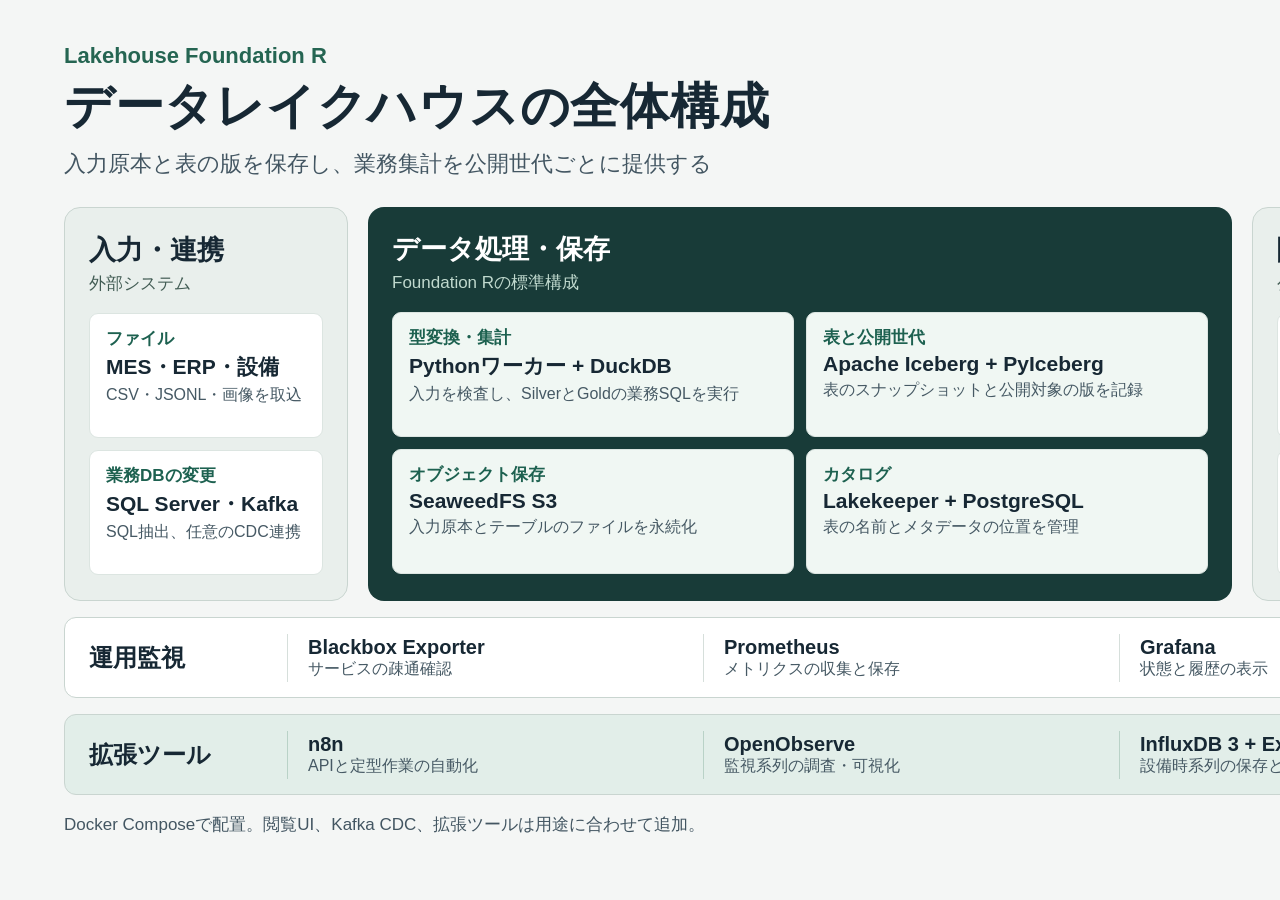
<file: docs/native/images/foundation-r-overview.html>
<!doctype html>
<html lang="ja">
<head>
  <meta charset="utf-8">
  <title>Lakehouse Foundation R 全体構成</title>
  <style>
    /* 16:9のプレゼン用キャンバス。PNG書き出し時に同じ配置を再現する。 */
    * { box-sizing: border-box; }
    body {
      margin: 0;
      font-family: "Noto Sans CJK JP", "Yu Gothic", sans-serif;
      color: #172834;
      background: #f4f6f5;
    }
    .slide {
      width: 1600px;
      height: 900px;
      padding: 43px 64px 30px;
    }
    header { display: flex; justify-content: space-between; align-items: start; }
    .product { color: #256552; font-size: 22px; font-weight: 700; }
    h1 { margin: 5px 0 9px; font-size: 49px; letter-spacing: .015em; }
    .summary { color: #435662; font-size: 22px; }
    .scope {
      margin-top: 26px;
      padding: 10px 19px;
      border: 1px solid #a6bab3;
      border-radius: 8px;
      font-size: 19px;
      font-weight: 700;
      color: #195742;
    }
    .architecture {
      display: grid;
      grid-template-columns: 284px 1fr 284px;
      gap: 20px;
      margin-top: 28px;
    }
    .edge, .core {
      min-height: 394px;
      padding: 24px 24px 21px;
      border-radius: 16px;
    }
    .edge { border: 1px solid #c9d5d0; background: #e9efec; }
    .core { color: #fff; background: #183b38; }
    h2 { font-size: 27px; margin: 0; }
    .category { font-size: 17px; margin: 4px 0 18px; color: #425c54; }
    .core .category { color: #c0d9ce; }
    .tiles { display: grid; gap: 12px; }
    .core .tiles { grid-template-columns: repeat(2, 1fr); }
    .tile {
      padding: 13px 16px 15px;
      min-height: 125px;
      background: #fff;
      color: #172834;
      border: 1px solid #dce5e1;
      border-radius: 9px;
    }
    .core .tile { background: #f0f7f3; }
    .role { color: #1d6150; font-size: 17px; font-weight: 700; }
    h3 { margin: 3px 0 4px; font-size: 21px; }
    .tile p { margin: 0; color: #465964; font-size: 16px; }
    .observability {
      margin-top: 16px;
      display: grid;
      grid-template-columns: 222px repeat(3, 1fr);
      align-items: center;
      min-height: 81px;
      border: 1px solid #c9d5d0;
      border-radius: 12px;
      background: #fff;
    }
    .services { background: #e2eee9; }
    .services .instrument { border-color: #b9d2c7; }
    .observability h2 { padding-left: 24px; font-size: 24px; }
    .instrument { padding: 2px 20px; border-left: 1px solid #d6dfdb; }
    .instrument strong { display: block; font-size: 20px; }
    .instrument span { color: #465964; font-size: 16px; }
    footer { margin-top: 18px; color: #435662; font-size: 17px; }
  </style>
</head>
<body>
  <main class="slide" aria-label="Lakehouse Foundation Rの全体構成">
    <header>
      <div>
        <div class="product">Lakehouse Foundation R</div>
        <h1>データレイクハウスの全体構成</h1>
        <div class="summary">入力原本と表の版を保存し、業務集計を公開世代ごとに提供する</div>
      </div>
      <div class="scope">単一VM・JVMなし</div>
    </header>

    <section class="architecture" aria-label="入力、基盤、利用の責務">
      <section class="edge">
        <h2>入力・連携</h2>
        <p class="category">外部システム</p>
        <div class="tiles">
          <div class="tile">
            <div class="role">ファイル</div>
            <h3>MES・ERP・設備</h3>
            <p>CSV・JSONL・画像を取込</p>
          </div>
          <div class="tile">
            <div class="role">業務DBの変更</div>
            <h3>SQL Server・Kafka</h3>
            <p>SQL抽出、任意のCDC連携</p>
          </div>
        </div>
      </section>

      <section class="core">
        <h2>データ処理・保存</h2>
        <p class="category">Foundation Rの標準構成</p>
        <div class="tiles">
          <div class="tile">
            <div class="role">型変換・集計</div>
            <h3>Pythonワーカー + DuckDB</h3>
            <p>入力を検査し、SilverとGoldの業務SQLを実行</p>
          </div>
          <div class="tile">
            <div class="role">表と公開世代</div>
            <h3>Apache Iceberg + PyIceberg</h3>
            <p>表のスナップショットと公開対象の版を記録</p>
          </div>
          <div class="tile">
            <div class="role">オブジェクト保存</div>
            <h3>SeaweedFS S3</h3>
            <p>入力原本とテーブルのファイルを永続化</p>
          </div>
          <div class="tile">
            <div class="role">カタログ</div>
            <h3>Lakekeeper + PostgreSQL</h3>
            <p>表の名前とメタデータの位置を管理</p>
          </div>
        </div>
      </section>

      <section class="edge">
        <h2>閲覧・連携</h2>
        <p class="category">公開済みの集計を参照</p>
        <div class="tiles">
          <div class="tile">
            <div class="role">処理結果の確認</div>
            <h3>Streamlit</h3>
            <p>生産・出荷・設備の集計</p>
          </div>
          <div class="tile">
            <div class="role">アプリ・AI連携</div>
            <h3>Gold API</h3>
            <p>LangChainから表と世代を参照</p>
          </div>
        </div>
      </section>
    </section>

    <section class="observability" aria-label="共通の運用監視">
      <h2>運用監視</h2>
      <div class="instrument"><strong>Blackbox Exporter</strong><span>サービスの疎通確認</span></div>
      <div class="instrument"><strong>Prometheus</strong><span>メトリクスの収集と保存</span></div>
      <div class="instrument"><strong>Grafana</strong><span>状態と履歴の表示</span></div>
    </section>

    <section class="observability services" aria-label="追加の自動化と時系列調査">
      <h2>拡張ツール</h2>
      <div class="instrument"><strong>n8n</strong><span>APIと定型作業の自動化</span></div>
      <div class="instrument"><strong>OpenObserve</strong><span>監視系列の調査・可視化</span></div>
      <div class="instrument"><strong>InfluxDB 3 + Explorer</strong><span>設備時系列の保存とSQL閲覧</span></div>
    </section>

    <footer>Docker Composeで配置。閲覧UI、Kafka CDC、拡張ツールは用途に合わせて追加。</footer>
  </main>
</body>
</html>
</file>
<file: docs/presentation/slides.css>
:root {
  color-scheme: light;
  --ink: #132a29;
  --muted: #3b5a50;
  --deep: #183f34;
  --accent: #2d755d;
  --line: #bdcec3;
  --paper: #f1f5ef;
  --soft: #e1eee5;
  --white: #fff;
  font-family: "Noto Sans CJK JP", "Yu Gothic", "Hiragino Sans", sans-serif;
}

* { box-sizing: border-box; }
body { margin: 0; background: #152521; color: var(--ink); line-height: 1.55; }
button { font: inherit; cursor: pointer; }
button:disabled { cursor: default; }
a { color: #185846; text-underline-offset: .2em; }
a:hover { text-decoration-thickness: .14em; }
:focus-visible { outline: 3px solid #d69330; outline-offset: 3px; }
code { font-family: "Noto Sans Mono CJK JP", ui-monospace, monospace; }

.sr-only {
  position: absolute;
  width: 1px;
  height: 1px;
  padding: 0;
  overflow: hidden;
  clip-path: inset(50%);
  white-space: nowrap;
}

/* 操作は資料の外側に置き、投影画面と印刷では見出しを優先する。 */
.controls {
  position: sticky;
  top: 0;
  z-index: 1;
  display: flex;
  align-items: center;
  justify-content: space-between;
  gap: 1rem;
  width: min(100%, 1600px);
  margin-inline: auto;
  padding: .5rem 1rem .65rem;
  background: #152521;
  color: #e9fbf2;
}
.controls[hidden] { display: none; }
.deck-name { color: inherit; font-weight: 800; text-decoration: none; white-space: nowrap; }
.paging { display: flex; align-items: center; gap: .4rem; }
.controls button {
  min-height: 44px;
  padding: .35rem .65rem;
  border: 1px solid #688d7c;
  border-radius: .45rem;
  background: #26453a;
  color: inherit;
  font-size: .875rem;
  white-space: nowrap;
}
.controls button span + span { margin-inline-start: .35rem; }
.controls button:hover:not(:disabled) { background: #365e50; }
.controls button:disabled { opacity: .48; }
.position { min-width: 4.6em; text-align: center; font-variant-numeric: tabular-nums; font-size: .875rem; }
.controls progress {
  position: absolute;
  inset: auto 0 0;
  width: 100%;
  height: 3px;
  border: 0;
  color: #9cc4ab;
  background: #304d41;
  accent-color: #9cc4ab;
  appearance: none;
}
.controls progress::-webkit-progress-bar { background: #304d41; }
.controls progress::-webkit-progress-value { background: #9cc4ab; }
.controls progress::-moz-progress-bar { background: #9cc4ab; }

#outline {
  width: min(44rem, calc(100% - 1.5rem));
  max-height: min(85dvh, 44rem);
  padding: 0;
  overflow: hidden;
  border: 1px solid var(--line);
  border-radius: .7rem;
  background: var(--paper);
  color: var(--ink);
  box-shadow: 0 18px 50px #0e231f60;
}
#outline[open] { display: flex; flex-direction: column; }
#outline::backdrop { background: #10201bd6; }
.outline-heading {
  display: flex;
  flex: none;
  justify-content: space-between;
  gap: 1rem;
  padding: .85rem 1.1rem;
  background: var(--paper);
  border-bottom: 1px solid var(--line);
}
.outline-heading h2, .outline-heading p { margin: 0; }
.outline-heading p { font-size: .82rem; color: var(--muted); }
.outline-heading button {
  min-height: 44px;
  padding: .4rem .7rem;
  border: 1px solid #85a295;
  border-radius: .4rem;
  background: var(--white);
  color: var(--deep);
  white-space: nowrap;
}
#outline-links {
  min-height: 0;
  padding: .35rem 1rem 1rem;
  overflow: auto;
  overscroll-behavior: contain;
}
#outline-links h3 { margin: .7rem 0 .35rem; color: var(--muted); font-size: .87rem; }
#outline-links ol { margin: 0; padding: 0; list-style: none; }
#outline-links a {
  display: grid;
  grid-template-columns: 2rem 1fr;
  align-items: center;
  gap: .45rem;
  min-height: 44px;
  padding: .4rem .55rem;
  border-radius: .4rem;
  text-decoration: none;
}
#outline-links a:hover, #outline-links a[aria-current="page"] { background: var(--soft); }
#outline-links a[aria-current="page"] { font-weight: 800; }
#outline-links .outline-number { color: var(--muted); font-variant-numeric: tabular-nums; }

/* 画面の横幅から文字サイズを算出し、スマートフォンでは通常の文書として読む。 */
#deck {
  width: min(100%, 1600px, calc((100svh - 4.5rem) * 1.7777778));
  margin-inline: auto;
  container-type: inline-size;
}
.slide {
  --side: 4.05cqw;
  --body-text: 1.48cqw;
  --item-title: 1.96cqw;
  --gap: 1.35cqw;
  display: flex;
  flex-direction: column;
  gap: .74cqw;
  height: 56.25cqw;
  padding: 3.1cqw var(--side) 2.15cqw;
  background: var(--paper);
  font-size: var(--body-text);
  scroll-margin-block-start: 5rem;
}
.slide[hidden] { display: none; }
.slide + .slide { margin-block-start: .75rem; }
.enhanced .slide + .slide { margin-block-start: 0; }
.slide :is(h1, h2, h3, p, figure, dl, dd) { margin: 0; }
.slide h2 { font-size: 3.72cqw; line-height: 1.22; letter-spacing: -.04em; text-wrap: balance; }
.slide h3 { font-size: var(--item-title); line-height: 1.3; }
.slide :is(p, dd, td, th, li) { overflow-wrap: anywhere; }
.slide-header {
  display: flex;
  align-items: center;
  justify-content: space-between;
  color: #28594b;
  font-size: 1.24cqw;
  font-weight: 800;
  letter-spacing: .08em;
}
.slide-header .folio { font-variant-numeric: tabular-nums; letter-spacing: .03em; }
.lead { color: var(--muted); font-size: 1.74cqw; line-height: 1.55; }
.slide .slide-body { margin-block-start: 1.25cqw; }
.slide-foot {
  display: flex;
  flex-wrap: wrap;
  gap: .4em 1.5em;
  margin-block-start: auto;
  padding-block-start: .65cqw;
  border-top: 1px solid var(--line);
  color: var(--muted);
  font-size: 1.1cqw;
}

/* 章内の目的に合わせて、構成図、作業手順、比較表を切り替える。 */
.cards, .flow, .metrics, .network-diagram {
  display: grid;
  gap: var(--gap);
}
.cards.two { grid-template-columns: repeat(2, minmax(0, 1fr)); }
.cards.three, .three-flow, .metrics, .network-diagram { grid-template-columns: repeat(3, minmax(0, 1fr)); }
.flow, .four-flow { grid-template-columns: repeat(4, minmax(0, 1fr)); }
.flow.three-flow { grid-template-columns: repeat(3, minmax(0, 1fr)); }
.cards article, .flow li, .network-diagram section {
  padding: 1.45cqw 1.6cqw;
  border: 1px solid var(--line);
  border-radius: .65cqw;
  background: var(--white);
}
.cards article, .network-diagram section { border-top: .34cqw solid var(--accent); }
.cards p, .flow p, .steps p, .network-diagram p { margin-block-start: .55em; color: var(--muted); }
.flow {
  margin: 0;
  padding: 0;
  list-style: none;
  counter-reset: step;
}
.flow li { counter-increment: step; }
.flow li::before, .steps li::before {
  display: block;
  color: #286651;
  font-size: .82em;
  font-weight: 800;
  content: counter(step, decimal-leading-zero);
  font-variant-numeric: tabular-nums;
}
.flow h3 { margin-block-start: .5em; }
.flow small, .network-diagram small {
  display: block;
  margin-block-start: .8em;
  color: #245a49;
  font-weight: 700;
  font-size: .82em;
}
.note {
  margin-block-start: 1.35cqw;
  padding: .82cqw 1.25cqw;
  border-inline-start: .34cqw solid var(--accent);
  border-radius: .35cqw;
  background: var(--soft);
  color: var(--deep);
  font-weight: 650;
}
.steps { margin: 0; padding: 0; list-style: none; counter-reset: step; }
.steps li {
  position: relative;
  padding: .8cqw .3cqw .8cqw 3cqw;
  border-block-end: 1px solid var(--line);
  counter-increment: step;
}
.steps li::before { position: absolute; inset: .86cqw auto auto 0; }

.figure-layout {
  display: grid;
  grid-template-columns: repeat(2, minmax(0, 1fr));
  align-items: start;
  gap: 2.3cqw;
}
.wide-figure { grid-template-columns: minmax(0, 1.68fr) minmax(0, 1fr); }
.figure-layout figure { min-width: 0; }
.figure-layout figure > a {
  display: grid;
  place-items: center;
  padding: .43cqw;
  border: 1px solid var(--line);
  border-radius: .67cqw;
  background: #fbfcfa;
}
.figure-layout img {
  display: block;
  width: 100%;
  height: auto;
  max-height: 31cqw;
  object-fit: contain;
}
.figure-layout figcaption { margin-block-start: .35cqw; color: var(--muted); font-size: 1.07cqw; }
.definition-list { display: grid; gap: .8cqw; }
.definition-list div { padding-block: .4cqw .76cqw; border-bottom: 1px solid var(--line); }
.definition-list dt { color: #214c3e; font-size: var(--item-title); font-weight: 800; line-height: 1.3; }
.definition-list dd { margin-block-start: .3em; color: var(--muted); }

.data-table {
  width: 100%;
  border-collapse: collapse;
  background: var(--white);
  text-align: start;
  font-size: 1.36cqw;
}
.data-table :is(td, th) { padding: .92cqw 1.16cqw; border: 1px solid var(--line); text-align: start; vertical-align: top; }
.data-table thead { background: #234c40; color: var(--white); }
.data-table tbody th { background: #e7efe7; color: var(--deep); }
.data-table :is(th, td):first-child { width: 22%; }
.broker-table :is(th, td):first-child { width: 40%; }
.component-table :is(th, td):last-child { width: 25%; }
.metrics div {
  padding: .94cqw 1.35cqw;
  border-top: .34cqw solid var(--accent);
  background: var(--white);
  text-align: center;
}
.metrics strong { color: var(--deep); font-size: 5cqw; line-height: 1.15; font-variant-numeric: tabular-nums; }
.metrics strong span { margin-inline-start: .3em; font-size: var(--item-title); }
.metrics p { margin-block-start: .28em; color: var(--muted); }
.evidence-cards { margin-block-start: var(--gap); }
.proof-card strong { color: var(--deep); }
.proof-track {
  display: grid;
  grid-template-columns: repeat(3, minmax(0, 1fr));
  gap: var(--gap);
  margin: var(--gap) 0 0;
  padding: 0;
  list-style: none;
}
.proof-track li {
  display: grid;
  align-content: start;
  gap: .18em;
  padding: .7cqw 1.05cqw;
  border-block-start: 2px solid var(--accent);
  border-radius: .35cqw;
  background: var(--soft);
  color: var(--deep);
}
.proof-track span { color: var(--muted); }
.network-diagram section { min-height: 15cqw; }
.network-diagram section:nth-child(2) { background: #e2efe7; }

.cover {
  background: radial-gradient(ellipse at 94% 90%, #c5e0cd 0, #e7f1eb 57%, #eff5ee 92%);
}
.cover .cover-grid {
  display: grid;
  grid-template-columns: minmax(0, 1.18fr) minmax(0, 1fr);
  align-items: center;
  gap: 5cqw;
  flex: 1;
}
.cover h1 { font-size: 7.1cqw; line-height: 1.08; letter-spacing: -.064em; }
.cover .lead { margin-block-start: 1.25cqw; font-size: 2cqw; }
.cover-topics { margin: 1.45cqw 0 0; padding-inline-start: 1.35em; color: var(--deep); }
.cover-topics li::marker { color: var(--accent); }
.cover-map {
  display: grid;
  gap: 1.2cqw;
  padding: 1.7cqw;
  border: 1px solid #87ad9b;
  border-radius: .78cqw;
  background: #21483c;
  color: #f0faf2;
}
.cover-map div { padding: 1.2cqw; border: 1px solid #769789; border-radius: .5cqw; }
.cover-map span { display: block; margin-block-end: .22em; color: #bfe2cf; font-size: .86em; }
.cover-map strong { font-size: 1.78cqw; }

@media screen and (max-width: 740px), screen and (max-height: 530px) {
  #deck { width: min(100%, 50rem); }
  .controls { gap: .4rem; padding-inline: .45rem; }
  .controls .deck-name { display: none; }
  .paging { flex: 1; justify-content: center; flex-wrap: wrap; }
  .slide {
    --side: 1.05rem;
    --body-text: .99rem;
    --item-title: 1.18rem;
    --gap: .8rem;
    gap: .56rem;
    height: auto;
    min-height: calc(100svh - 4rem);
    padding-block: 1rem;
  }
  .slide-header { font-size: .83rem; }
  .slide h2 { font-size: clamp(1.65rem, 6.4cqw, 2.15rem); }
  .lead { font-size: 1.08rem; }
  .slide .slide-body { margin-block-start: .4rem; }
  .slide-foot { margin-block-start: 1rem; padding-block-start: .6rem; font-size: .84rem; }
  .cards.two, .cards.three, .flow, .flow.three-flow, .figure-layout, .wide-figure,
  .network-diagram, .cover .cover-grid { grid-template-columns: minmax(0, 1fr); }
  .cards article, .flow li, .network-diagram section { padding: .75rem .85rem; border-radius: .4rem; }
  .cards article, .network-diagram section, .metrics div { border-top-width: 3px; }
  .note { margin-block-start: .76rem; padding: .65rem .8rem; border-inline-start-width: 3px; }
  .figure-layout { gap: .85rem; }
  .figure-layout figure > a { padding: .18rem; border-radius: .4rem; }
  .figure-layout figure img { max-height: 30rem; }
  .figure-layout figcaption { margin-block-start: .25rem; font-size: .82rem; }
  .definition-list { gap: .3rem; }
  .definition-list div { padding-block: .42rem; }
  .steps li { padding: .52rem .18rem .52rem 1.85rem; }
  .steps li::before { inset-block-start: .65rem; }
  .data-table { font-size: .83rem; }
  .data-table :is(td, th) { padding: .47rem .42rem; }
  .metrics { gap: .3rem; }
  .metrics div { padding: .45rem .32rem; }
  .metrics strong { font-size: 1.85rem; }
  .metrics strong span { display: block; margin: 0; font-size: .82rem; }
  .metrics p { font-size: .78rem; }
  .proof-track { grid-template-columns: minmax(0, 1fr); gap: .4rem; }
  .proof-track li { padding: .5rem .65rem; border-radius: .3rem; }
  .cover .cover-grid { gap: .9rem; }
  .cover h1 { font-size: clamp(2.55rem, 12cqw, 4rem); }
  .cover .lead { margin-block-start: .75rem; font-size: 1.15rem; }
  .cover-topics { margin-block-start: .65rem; }
  .cover-map { gap: .45rem; padding: .6rem; border-radius: .48rem; }
  .cover-map div { padding: .5rem .62rem; border-radius: .32rem; }
  .cover-map strong { font-size: 1rem; }
}

@media screen and (max-width: 365px) {
  .controls button { padding-inline: .44rem; }
  .controls #previous span:nth-child(2), .controls #next span:nth-child(1) { display: none; }
  .controls #next span:nth-child(2) { margin-inline-start: 0; }
}

@media print {
  @page { size: 16in 9in; margin: 0; }
  body { background: var(--paper); }
  .controls, #outline, #outline[open], #outline::backdrop { display: none; }
  #deck { width: 16in; }
  .slide, .slide[hidden] {
    display: flex;
    width: 16in;
    height: 9in;
    margin: 0;
    break-inside: avoid;
    break-after: page;
    print-color-adjust: exact;
  }
  .slide + .slide { margin-block-start: 0; }
  .slide:last-child { break-after: auto; }
}
</file>
